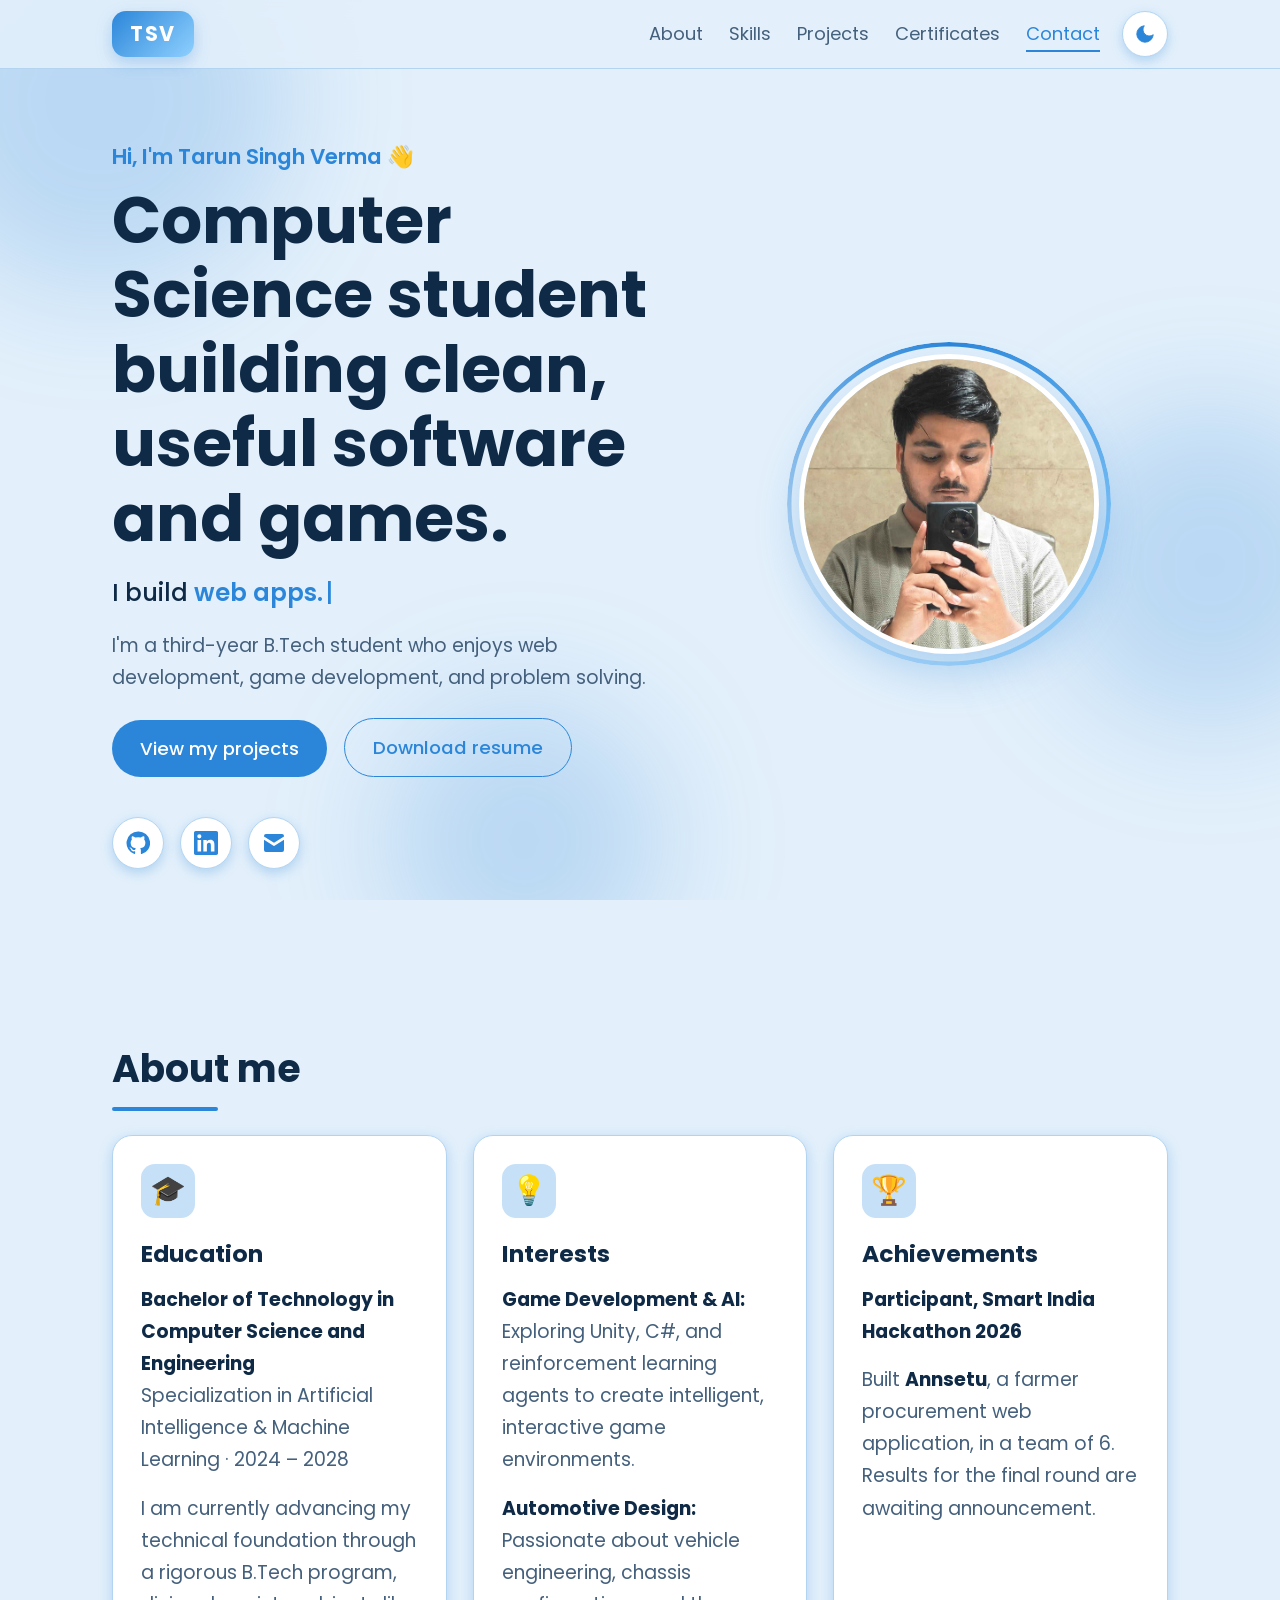
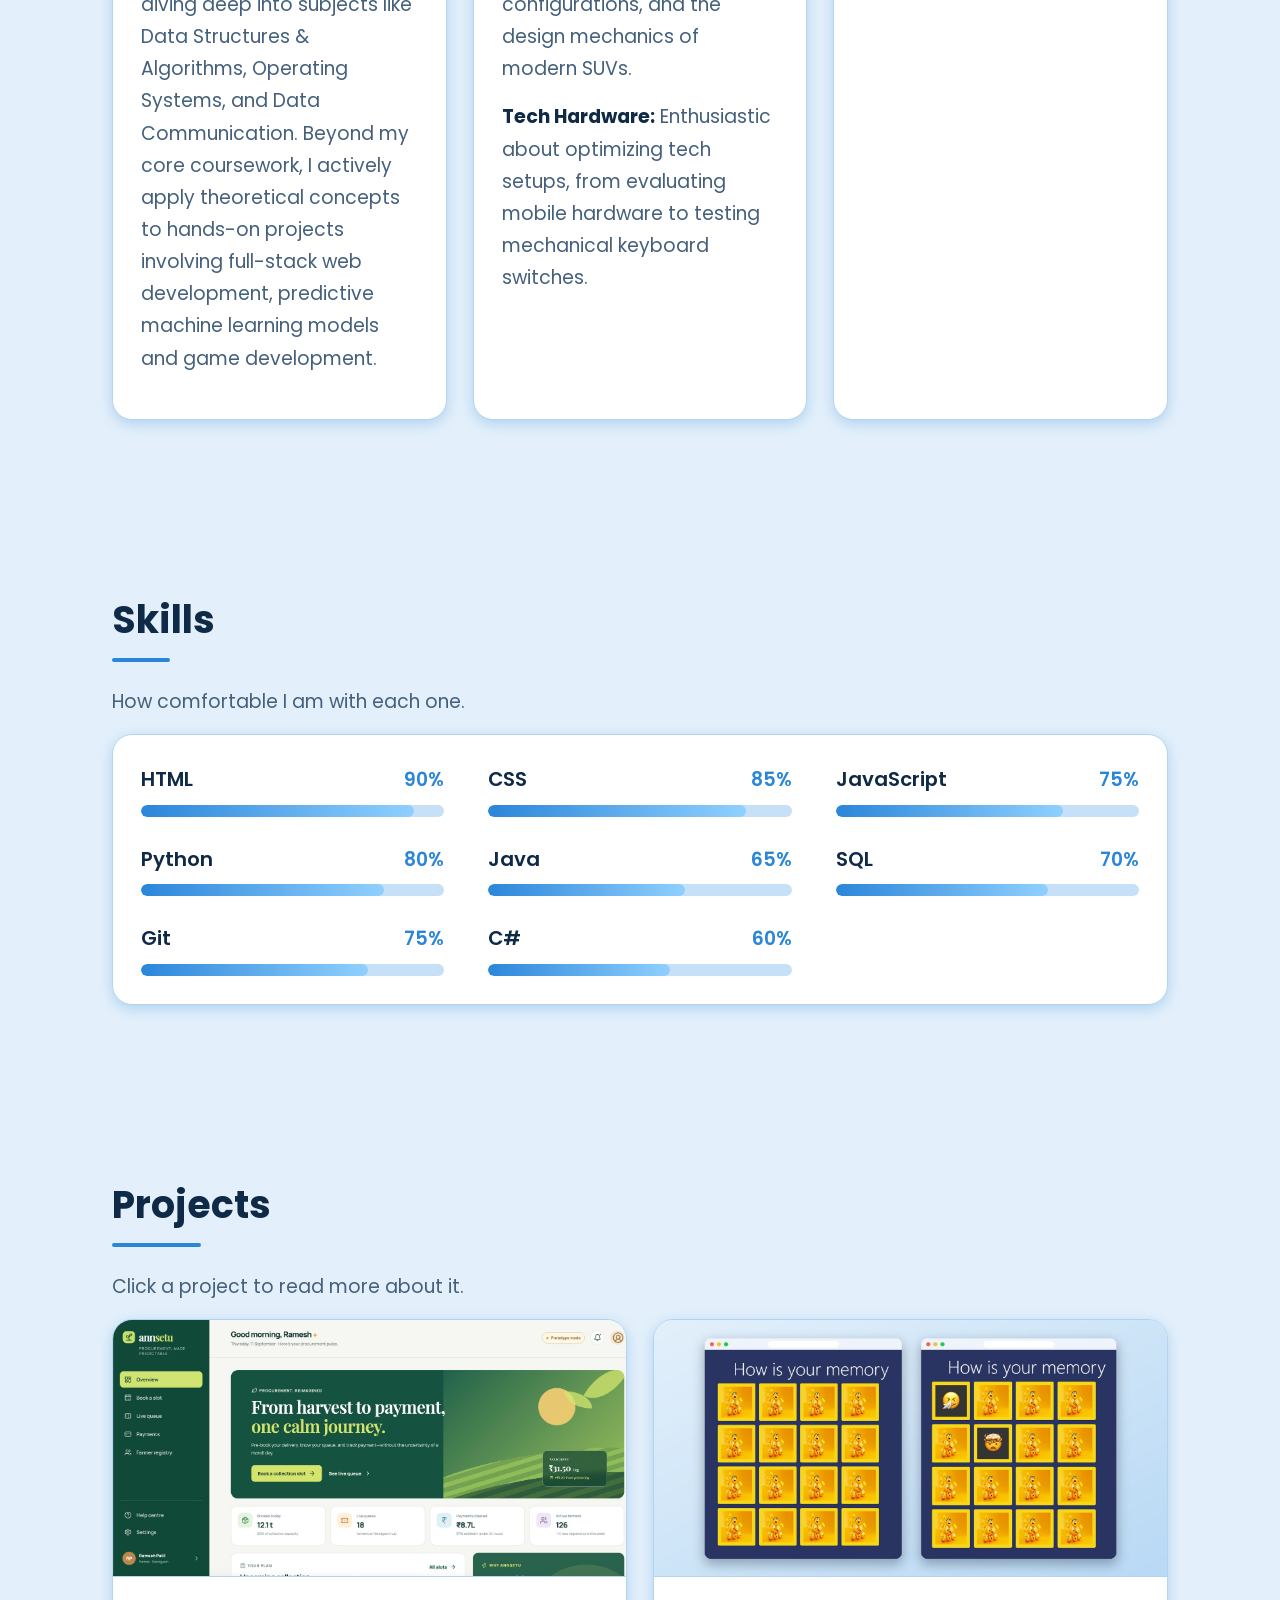
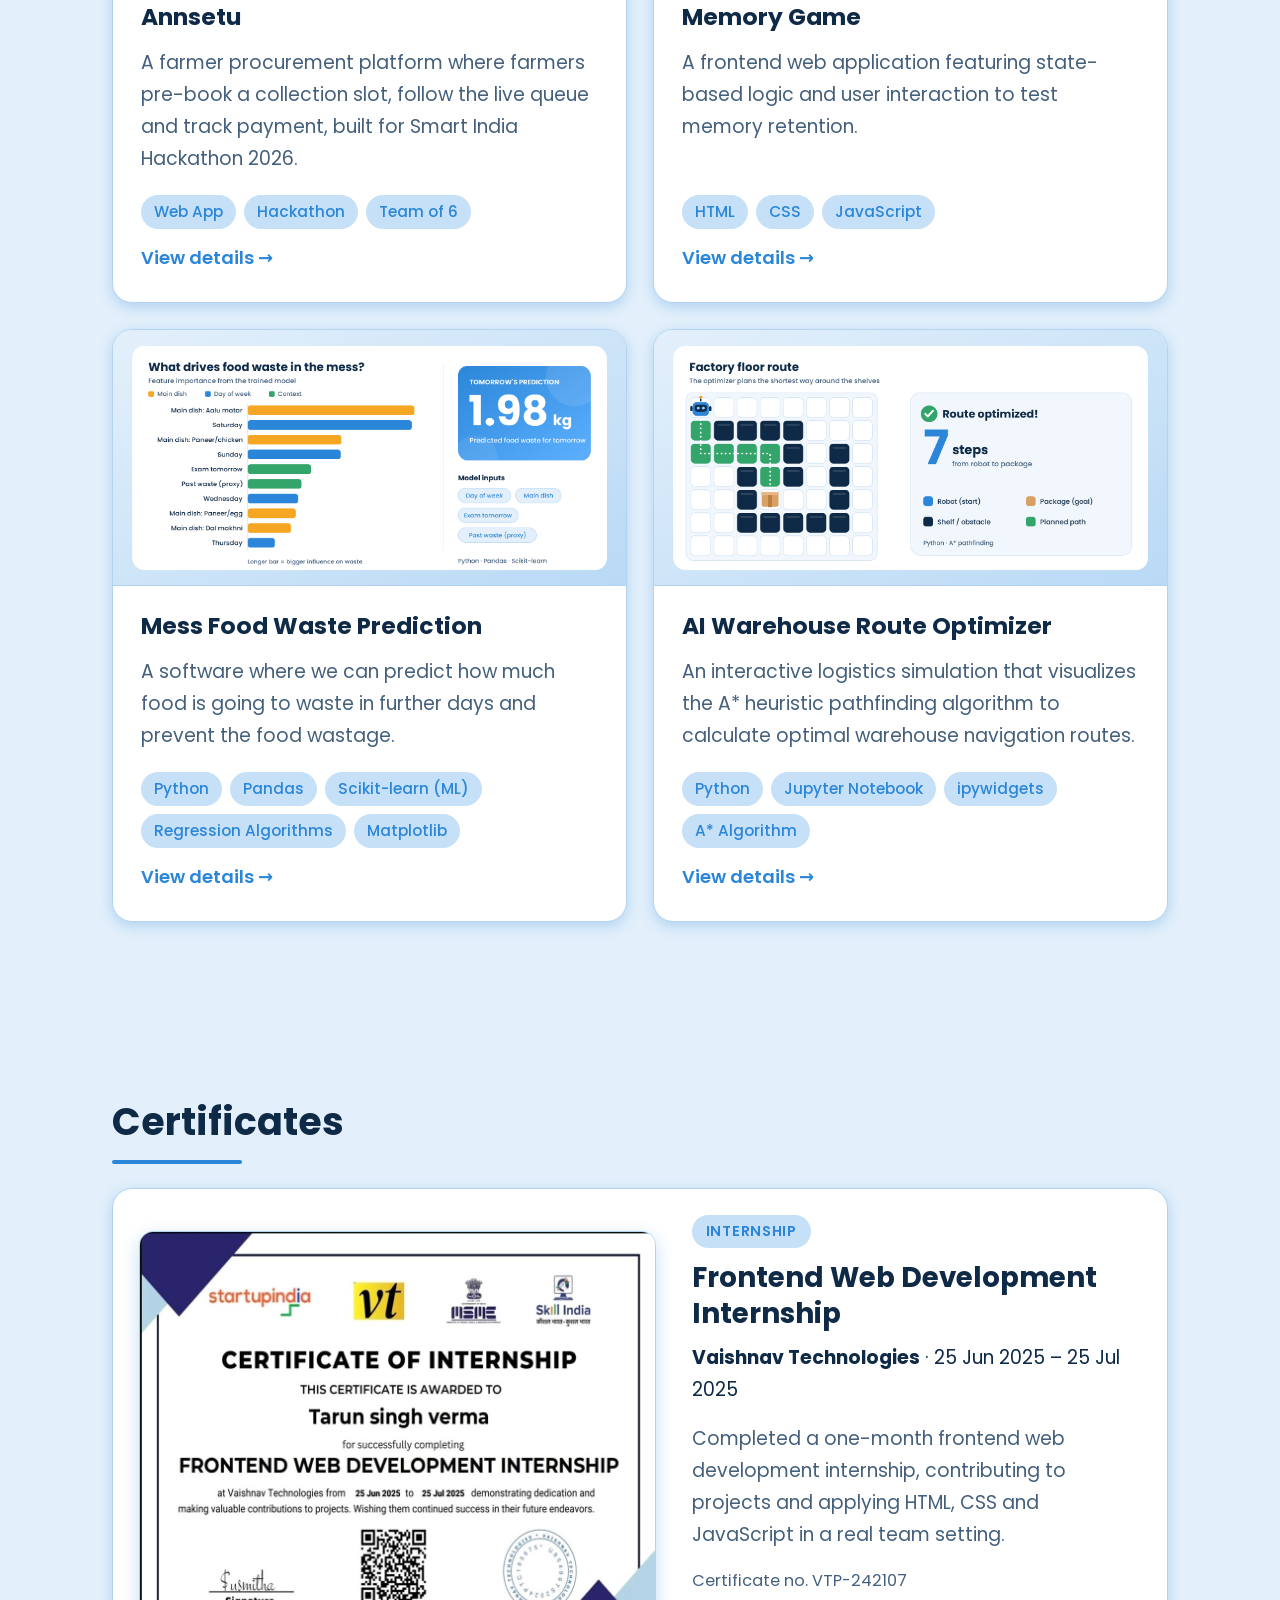
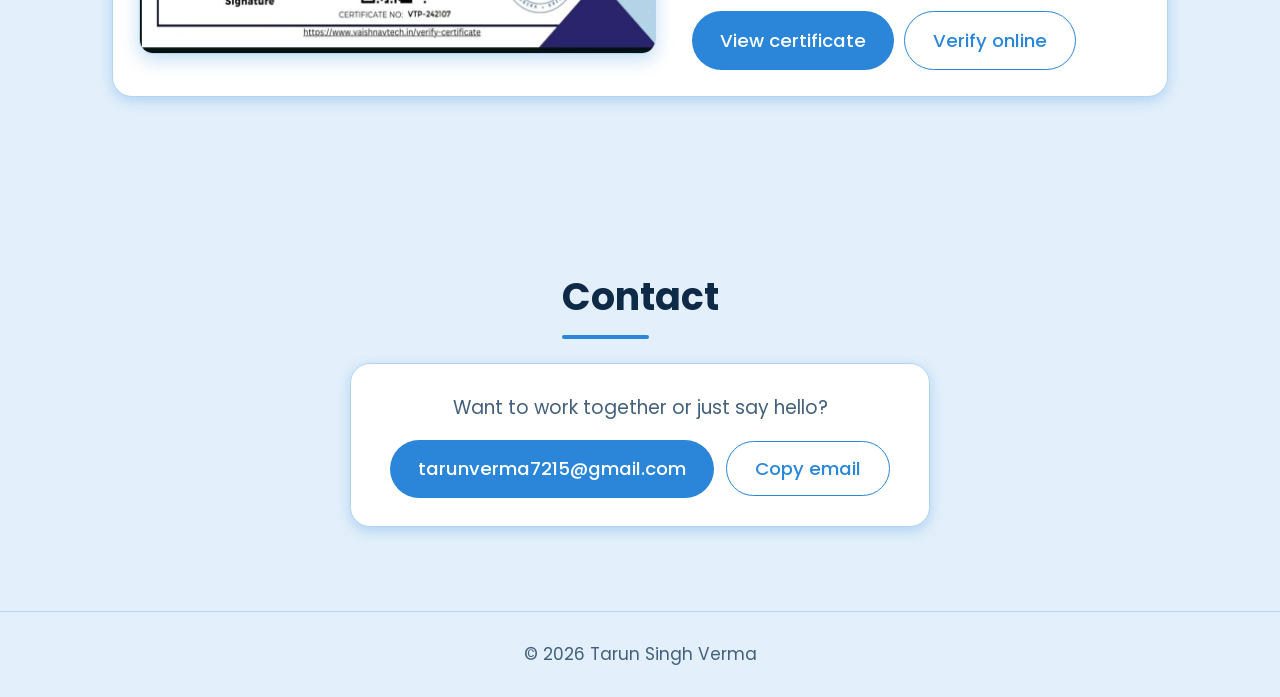
<file: index.html>
<!DOCTYPE html>
<html lang="en">
<head>
  <meta charset="UTF-8">
  <meta name="viewport" content="width=device-width, initial-scale=1">
  <title>Tarun Singh Verma | Portfolio</title>
  <meta name="description" content="Portfolio of Tarun Singh Verma, a Computer Science student into web development, game development and AI.">
  <meta name="author" content="Tarun Singh Verma">
  <meta name="theme-color" content="#2b86d9">
  <link rel="icon" href="data:image/svg+xml,%3Csvg xmlns='http://www.w3.org/2000/svg' viewBox='0 0 64 64'%3E%3Crect width='64' height='64' rx='14' fill='%232b86d9'/%3E%3Ctext x='32' y='41' font-size='24' font-family='Arial,sans-serif' font-weight='700' text-anchor='middle' fill='white'%3ETSV%3C/text%3E%3C/svg%3E">

  <!-- Link preview (LinkedIn, WhatsApp, etc.) -->
  <meta property="og:type" content="website">
  <meta property="og:title" content="Tarun Singh Verma | Portfolio">
  <meta property="og:description" content="Computer Science student building clean, useful software and games.">
  <meta property="og:image" content="profile.jpeg">
  <meta name="twitter:card" content="summary">

  <!-- Apply saved theme BEFORE the page paints (prevents a white flash in dark mode) -->
  <script>
    (function () {
      document.documentElement.classList.add('js');
      var theme = null;
      try { theme = localStorage.getItem('theme'); } catch (e) {}
      if (!theme) {
        theme = window.matchMedia && window.matchMedia('(prefers-color-scheme: dark)').matches ? 'dark' : 'light';
      }
      document.documentElement.setAttribute('data-theme', theme);
    })();
  </script>

  <link rel="preconnect" href="https://fonts.googleapis.com">
  <link rel="preconnect" href="https://fonts.gstatic.com" crossorigin>
  <link href="https://fonts.googleapis.com/css2?family=Poppins:wght@400;500;600;700&display=swap" rel="stylesheet">
  <link rel="stylesheet" href="style.css">
</head>

<body>

  <a class="skip-link" href="#about">Skip to content</a>

  <!-- Scroll progress bar -->
  <div class="progress" id="progress"></div>

  <!-- Floating background shapes -->
  <div class="bg-shapes" aria-hidden="true">
    <span class="blob b1"></span>
    <span class="blob b2"></span>
    <span class="blob b3"></span>
  </div>

  <nav>
    <div class="wrap">
      <a href="#" class="logo-mark" aria-label="Tarun Singh Verma, back to top" title="Tarun Singh Verma">TSV</a>
      <div class="nav-right">
        <ul>
          <li><a href="#about">About</a></li>
          <li><a href="#skills">Skills</a></li>
          <li><a href="#projects">Projects</a></li>
          <li class="nav-extra"><a href="#certificates">Certificates</a></li>
          <li><a href="#contact">Contact</a></li>
        </ul>
        <button class="theme-toggle" id="themeToggle" type="button" aria-label="Switch to dark mode" title="Toggle dark / light mode">
          <!-- Moon (shown in light mode) -->
          <svg class="icon-moon" viewBox="0 0 24 24" aria-hidden="true"><path d="M21 12.8A9 9 0 1 1 11.2 3a7 7 0 0 0 9.8 9.8z"/></svg>
          <!-- Sun (shown in dark mode) -->
          <svg class="icon-sun" viewBox="0 0 24 24" aria-hidden="true"><circle cx="12" cy="12" r="4.5"/><path d="M12 1.5v3M12 19.5v3M4.2 4.2l2.1 2.1M17.7 17.7l2.1 2.1M1.5 12h3M19.5 12h3M4.2 19.8l2.1-2.1M17.7 6.3l2.1-2.1" stroke-width="2" stroke-linecap="round"/></svg>
        </button>
      </div>
    </div>
  </nav>

  <section class="hero">
    <div class="wrap">

      <div class="hero-text">
        <p class="greeting">Hi, I'm Tarun Singh Verma 👋</p>
        <h1>Computer Science student building clean, useful software and games.</h1>
        <p class="typed-line">I build <span class="typed" id="typed"></span><span class="cursor" aria-hidden="true">|</span></p>
        <p>I'm a third-year B.Tech student who enjoys web development, game development, and problem solving.</p>
        <a class="btn" href="#projects">View my projects</a>
        <a class="btn alt" href="resume.pdf" download>Download resume</a>

        <div class="socials">
          <a href="https://github.com/Tarunverma7215" target="_blank" rel="noopener" aria-label="GitHub" title="GitHub">
            <svg viewBox="0 0 24 24"><path d="M12 .5a11.5 11.5 0 0 0-3.64 22.41c.58.1.79-.25.79-.56v-2c-3.2.7-3.88-1.37-3.88-1.37-.52-1.33-1.28-1.69-1.28-1.69-1.05-.71.08-.7.08-.7 1.15.08 1.76 1.19 1.76 1.19 1.03 1.76 2.7 1.25 3.36.96.1-.75.4-1.25.73-1.54-2.55-.29-5.24-1.28-5.24-5.69 0-1.26.45-2.28 1.18-3.09-.12-.29-.51-1.46.11-3.05 0 0 .97-.31 3.17 1.18a11 11 0 0 1 5.77 0c2.2-1.49 3.17-1.18 3.17-1.18.63 1.59.23 2.76.11 3.05.74.81 1.18 1.83 1.18 3.09 0 4.42-2.69 5.4-5.26 5.68.41.36.78 1.06.78 2.14v3.17c0 .31.21.67.8.56A11.5 11.5 0 0 0 12 .5z"/></svg>
          </a>
          <a href="https://www.linkedin.com/in/tarun-singh-verma/?isSelfProfile=true" target="_blank" rel="noopener" aria-label="LinkedIn" title="LinkedIn">
            <svg viewBox="0 0 24 24"><path d="M20.45 20.45h-3.56v-5.57c0-1.33-.03-3.04-1.85-3.04-1.86 0-2.14 1.45-2.14 2.94v5.67H9.34V9h3.41v1.56h.05c.48-.9 1.64-1.85 3.37-1.85 3.6 0 4.27 2.37 4.27 5.46v6.28zM5.34 7.43a2.06 2.06 0 1 1 0-4.13 2.06 2.06 0 0 1 0 4.13zM7.12 20.45H3.56V9h3.56v11.45zM22.22 0H1.77C.79 0 0 .77 0 1.73v20.54C0 23.23.79 24 1.77 24h20.45c.98 0 1.78-.77 1.78-1.73V1.73C24 .77 23.2 0 22.22 0z"/></svg>
          </a>
          <a href="mailto:tarunverma7215@gmail.com" aria-label="Email" title="Email">
            <svg viewBox="0 0 24 24"><path d="M2 5a2 2 0 0 1 2-2h16a2 2 0 0 1 2 2v.5l-10 6.25L2 5.5V5zm0 3.85V19a2 2 0 0 0 2 2h16a2 2 0 0 0 2-2V8.85l-9.47 5.92a1 1 0 0 1-1.06 0L2 8.85z"/></svg>
          </a>
        </div>
      </div>


      <!-- Profile photo (falls back to "TSV" initials if profile.jpeg is missing) -->
      <div class="photo-wrap">
        <div class="photo-ring"></div>
        <img src="profile.jpeg" alt="Tarun Singh Verma" class="profile-pic" id="profilePic" width="480" height="480" decoding="async" data-backup="[data-uri]">
        <div class="avatar" id="avatarFallback" aria-hidden="true">TSV</div>
      </div>

    </div>
  </section>

  <section id="about">
    <div class="wrap">
      <h2 class="reveal">About me</h2>
      <div class="grid">
        <div class="card reveal">
          <div class="icon">🎓</div>
          <h3>Education</h3>
          <p><strong>Bachelor of Technology in Computer Science and Engineering</strong><br>
          Specialization in Artificial Intelligence &amp; Machine Learning · 2024 – 2028</p>
          <p>I am currently advancing my technical foundation through a rigorous B.Tech program, diving deep into subjects like Data Structures &amp; Algorithms, Operating Systems, and Data Communication. Beyond my core coursework, I actively apply theoretical concepts to hands-on projects involving full-stack web development, predictive machine learning models and game development.</p>
        </div>
        <div class="card reveal">
          <div class="icon">💡</div>
          <h3>Interests</h3>
          <p><strong>Game Development &amp; AI:</strong> Exploring Unity, C#, and reinforcement learning agents to create intelligent, interactive game environments.</p>
          <p><strong>Automotive Design:</strong> Passionate about vehicle engineering, chassis configurations, and the design mechanics of modern SUVs.</p>
          <p><strong>Tech Hardware:</strong> Enthusiastic about optimizing tech setups, from evaluating mobile hardware to testing mechanical keyboard switches.</p>
        </div>
        <div class="card reveal">
          <div class="icon">🏆</div>
          <h3>Achievements</h3>
          <p><strong>Participant, Smart India Hackathon 2026</strong></p>
          <p>Built <strong>Annsetu</strong>, a farmer procurement web application, in a team of 6. Results for the final round are awaiting announcement.</p>
        </div>
      </div>
    </div>
  </section>

  <section id="skills">
    <div class="wrap">
      <h2 class="reveal">Skills</h2>
      <p class="reveal">How comfortable I am with each one.</p>
      <div class="card skills-card reveal">
        <div class="skill-list">
          <div class="skill" data-level="90" style="--level:90%">
            <div class="skill-top"><span class="skill-name">HTML</span><span class="pct">90%</span></div>
            <div class="bar"><span class="fill"></span></div>
          </div>
          <div class="skill" data-level="85" style="--level:85%">
            <div class="skill-top"><span class="skill-name">CSS</span><span class="pct">85%</span></div>
            <div class="bar"><span class="fill"></span></div>
          </div>
          <div class="skill" data-level="75" style="--level:75%">
            <div class="skill-top"><span class="skill-name">JavaScript</span><span class="pct">75%</span></div>
            <div class="bar"><span class="fill"></span></div>
          </div>
          <div class="skill" data-level="80" style="--level:80%">
            <div class="skill-top"><span class="skill-name">Python</span><span class="pct">80%</span></div>
            <div class="bar"><span class="fill"></span></div>
          </div>
          <div class="skill" data-level="65" style="--level:65%">
            <div class="skill-top"><span class="skill-name">Java</span><span class="pct">65%</span></div>
            <div class="bar"><span class="fill"></span></div>
          </div>
          <div class="skill" data-level="70" style="--level:70%">
            <div class="skill-top"><span class="skill-name">SQL</span><span class="pct">70%</span></div>
            <div class="bar"><span class="fill"></span></div>
          </div>
          <div class="skill" data-level="75" style="--level:75%">
            <div class="skill-top"><span class="skill-name">Git</span><span class="pct">75%</span></div>
            <div class="bar"><span class="fill"></span></div>
          </div>
          <div class="skill" data-level="60" style="--level:60%">
            <div class="skill-top"><span class="skill-name">C#</span><span class="pct">60%</span></div>
            <div class="bar"><span class="fill"></span></div>
          </div>
        </div>
      </div>
    </div>
  </section>

  <section id="projects">
    <div class="wrap">
      <h2 class="reveal">Projects</h2>
      <p class="reveal">Click a project to read more about it.</p>
      <!-- Cards are created by script.js from the projects list -->
      <div class="grid" id="projectGrid"></div>
    </div>
  </section>

  <section id="certificates">
    <div class="wrap">
      <h2 class="reveal">Certificates</h2>
      <div class="card cert-card reveal">
        <button class="cert-img" id="certOpen" type="button" aria-label="View the certificate full size">
          <img src="certificate.jpg" alt="Certificate of Internship awarded to Tarun Singh Verma for the Frontend Web Development Internship at Vaishnav Technologies" width="1042" height="853" loading="lazy" decoding="async">
          <span class="zoom-pill">Click to enlarge</span>
        </button>
        <div class="cert-info">
          <span class="badge">Internship</span>
          <h3>Frontend Web Development Internship</h3>
          <p class="cert-org"><strong>Vaishnav Technologies</strong> · 25 Jun 2025 – 25 Jul 2025</p>
          <p>Completed a one-month frontend web development internship, contributing to projects and applying HTML, CSS and JavaScript in a real team setting.</p>
          <p class="cert-no">Certificate no. VTP-242107</p>
          <div class="cert-links">
            <button class="btn" id="certOpen2" type="button">View certificate</button>
            <a class="btn alt" href="https://www.vaishnavtech.in/verify-certificate" target="_blank" rel="noopener">Verify online</a>
          </div>
        </div>
      </div>
    </div>
  </section>

  <section id="contact" class="contact">
    <div class="wrap">
      <h2 class="reveal">Contact</h2>
      <div class="card reveal">
        <p>Want to work together or just say hello?</p>
        <a class="btn" href="mailto:tarunverma7215@gmail.com">tarunverma7215@gmail.com</a>
        <button class="btn alt" id="copyEmail" type="button" data-email="tarunverma7215@gmail.com">Copy email</button>
        <span class="sr-only" id="copyStatus" role="status" aria-live="polite"></span>
      </div>
    </div>
  </section>

  <footer>© <span id="year">2026</span> Tarun Singh Verma</footer>

  <!-- Back to top -->
  <button class="to-top" id="toTop" type="button" aria-label="Back to top">↑</button>

  <!-- Project popup -->
  <div class="modal" id="modal" aria-hidden="true">
    <div class="modal-box" role="dialog" aria-modal="true" aria-labelledby="mTitle">
      <button class="close" id="closeBtn" aria-label="Close">&times;</button>
      <img class="modal-img" id="mImg" alt="" hidden>
      <h3 id="mTitle"></h3>
      <p id="mDesc"></p>
      <h4>Key features</h4>
      <ul id="mFeatures"></ul>
      <h4>Technologies used</h4>
      <div class="tags" id="mTech"></div>
      <div class="modal-links" id="mLinks"></div>
    </div>
  </div>

  <!-- Certificate viewer -->
  <div class="modal" id="lightbox" aria-hidden="true">
    <div class="lightbox-box" role="dialog" aria-modal="true" aria-label="Certificate">
      <button class="close" id="lightboxClose" aria-label="Close">&times;</button>
      <img src="certificate.jpg" alt="Certificate of Internship, Frontend Web Development Internship at Vaishnav Technologies" loading="lazy">
    </div>
  </div>

  <script src="script.js"></script>
</body>
</html>
</file>
<file: style.css>
/* ---------- Theme colors: change these to restyle the whole site ---------- */
:root,
:root[data-theme="light"] {
  --bg: #e3f0fb;
  --surface: #ffffff;
  --ink: #0f2a46;
  --muted: #44607c;
  --blue: #2b86d9;
  --blue-soft: #c6e0f7;
  --line: #b3d4f1;
  --shadow: rgba(43, 134, 217, 0.28);
  --nav-bg: rgba(227, 240, 251, 0.88);
  --overlay: rgba(15, 42, 70, 0.55);
  --blob: rgba(43, 134, 217, 0.22);
  color-scheme: light;
}

:root[data-theme="dark"] {
  --bg: #0b1626;
  --surface: #13233a;
  --ink: #e8f1fb;
  --muted: #a9bdd3;
  --blue: #5db0ff;
  --blue-soft: #1c3a5c;
  --line: #24405f;
  --shadow: rgba(93, 176, 255, 0.22);
  --nav-bg: rgba(11, 22, 38, 0.88);
  --overlay: rgba(0, 0, 0, 0.7);
  --blob: rgba(93, 176, 255, 0.14);
  color-scheme: dark;
}

* { box-sizing: border-box; }

/* Bigger base text: everything using rem scales from here */
html { font-size: 18px; scroll-behavior: smooth; scroll-padding-top: 80px; }

body {
  margin: 0;
  background: var(--bg);
  color: var(--ink);
  font-family: 'Poppins', system-ui, sans-serif;
  font-size: 1rem;
  line-height: 1.7;
  overflow-x: hidden;
  transition: background 0.4s ease, color 0.4s ease;
}

a { color: inherit; text-decoration: none; }

a:focus-visible, button:focus-visible, .card:focus-visible {
  outline: 3px solid var(--blue);
  outline-offset: 3px;
  border-radius: 12px;
}

.wrap { max-width: 1100px; margin: 0 auto; padding: 0 22px; position: relative; z-index: 1; }
section { padding: 84px 0; position: relative; }
h1 { font-size: clamp(2.3rem, 5.5vw, 3.6rem); line-height: 1.15; margin: 0 0 16px; }
h2 { font-size: 2.1rem; margin: 0 0 24px; position: relative; display: inline-block; }
h2::after {
  content: ""; display: block; height: 4px; width: 56%;
  background: var(--blue); border-radius: 4px; margin-top: 6px;
  transform-origin: left; transform: scaleX(0); transition: transform 0.8s 0.2s ease;
}
h2.visible::after, html:not(.js) h2::after { transform: scaleX(1); }
p { margin: 0 0 16px; color: var(--muted); font-size: 1.05rem; }
strong { color: var(--ink); }

/* ---------- Scroll progress bar ---------- */
.progress {
  position: fixed; top: 0; left: 0; height: 4px; width: 0;
  background: linear-gradient(90deg, var(--blue), #8fd0ff);
  z-index: 50; transition: width 0.1s linear;
}

/* ---------- Floating background shapes ---------- */
.bg-shapes { position: fixed; inset: 0; z-index: 0; pointer-events: none; overflow: hidden; }
.blob { position: absolute; border-radius: 50%; background: var(--blob); filter: blur(60px); animation: drift 18s ease-in-out infinite alternate; }
.b1 { width: 380px; height: 380px; top: -90px; left: -90px; }
.b2 { width: 320px; height: 320px; top: 45%; right: -90px; animation-duration: 22s; }
.b3 { width: 280px; height: 280px; bottom: -80px; left: 30%; animation-duration: 26s; }
@keyframes drift {
  from { transform: translate(0, 0) scale(1); }
  to   { transform: translate(60px, 40px) scale(1.15); }
}

/* ---------- Navbar ---------- */
nav {
  position: sticky; top: 0; z-index: 10;
  background: var(--nav-bg);
  backdrop-filter: blur(10px);
  -webkit-backdrop-filter: blur(10px);
  border-bottom: 1px solid var(--line);
  transition: background 0.4s ease, border-color 0.4s ease;
}
nav .wrap { display: flex; justify-content: space-between; align-items: center; height: 68px; }
.logo-mark {
  display: grid; place-items: center;
  height: 46px; padding: 0 18px; border-radius: 14px;
  background: linear-gradient(135deg, var(--blue), #8fd0ff);
  color: #fff; font-weight: 700; font-size: 1.15rem; letter-spacing: 0.08em;
  box-shadow: 0 6px 16px var(--shadow);
  transition: transform 0.25s, box-shadow 0.25s;
}
:root[data-theme="dark"] .logo-mark { color: #06182b; }
.logo-mark:hover { transform: translateY(-2px) rotate(-3deg); box-shadow: 0 10px 22px var(--shadow); }
.nav-right { display: flex; align-items: center; gap: 22px; }
nav ul { display: flex; gap: 26px; list-style: none; margin: 0; padding: 0; font-size: 1rem; color: var(--muted); }
nav ul a { position: relative; padding: 4px 0; transition: color 0.2s; }
nav ul a::after {
  content: ""; position: absolute; left: 0; bottom: -2px; height: 2px; width: 100%;
  background: var(--blue); transform: scaleX(0); transform-origin: left; transition: transform 0.25s;
}
nav ul a:hover, nav ul a.active { color: var(--blue); }
nav ul a:hover::after, nav ul a.active::after { transform: scaleX(1); }

/* ---------- Dark mode toggle ---------- */
.theme-toggle {
  width: 46px; height: 46px; border-radius: 50%;
  border: 1.5px solid var(--line); background: var(--surface);
  display: grid; place-items: center; cursor: pointer;
  box-shadow: 0 4px 12px var(--shadow);
  transition: transform 0.3s, background 0.3s, border-color 0.3s;
}
.theme-toggle:hover { transform: rotate(20deg) scale(1.08); border-color: var(--blue); }
.theme-toggle svg { width: 22px; height: 22px; fill: var(--blue); stroke: var(--blue); grid-area: 1 / 1; transition: transform 0.5s, opacity 0.3s; }
.icon-sun { opacity: 0; transform: rotate(-90deg) scale(0.4); }
:root[data-theme="dark"] .icon-moon { opacity: 0; transform: rotate(90deg) scale(0.4); }
:root[data-theme="dark"] .icon-sun { opacity: 1; transform: rotate(0) scale(1); }

/* ---------- Hero ---------- */
.hero { padding-top: 70px; }
.hero .wrap { display: grid; grid-template-columns: 1.3fr 1fr; gap: 48px; align-items: center; }
.greeting { color: var(--blue); font-weight: 600; font-size: 1.2rem; margin-bottom: 8px; }
.hero-text > * { animation: fadeUp 0.8s both; }
.hero-text > *:nth-child(1) { animation-delay: 0.1s; }
.hero-text > *:nth-child(2) { animation-delay: 0.25s; }
.hero-text > *:nth-child(3) { animation-delay: 0.4s; }
.hero-text > *:nth-child(4) { animation-delay: 0.55s; }
.hero-text > *:nth-child(5) { animation-delay: 0.7s; }
.hero-text > *:nth-child(6) { animation-delay: 0.8s; }
.hero-text > *:nth-child(7) { animation-delay: 0.9s; }
@keyframes fadeUp { from { opacity: 0; transform: translateY(26px); } to { opacity: 1; transform: none; } }

.typed-line { font-size: 1.35rem; font-weight: 500; color: var(--ink); }
.typed { color: var(--blue); font-weight: 600; }
.cursor { color: var(--blue); animation: blink 0.9s steps(1) infinite; margin-left: 2px; }
@keyframes blink { 50% { opacity: 0; } }

/* Profile photo */
.photo-wrap {
  position: relative; justify-self: center;
  width: min(100%, 300px); aspect-ratio: 1;
  animation: fadeUp 1s 0.3s both, float 6s 1.3s ease-in-out infinite;
}
.photo-ring {
  position: absolute; inset: -12px; border-radius: 50%;
  background: conic-gradient(from 0deg, var(--blue), #8fd0ff, var(--blue-soft), var(--blue));
  animation: spin 8s linear infinite;
  -webkit-mask: radial-gradient(farthest-side, transparent calc(100% - 5px), #000 calc(100% - 4px));
          mask: radial-gradient(farthest-side, transparent calc(100% - 5px), #000 calc(100% - 4px));
}
.profile-pic {
  position: absolute; inset: 0; width: 100%; height: 100%;
  border-radius: 50%; object-fit: cover; object-position: center 20%;
  border: 5px solid var(--surface);
  box-shadow: 0 20px 44px var(--shadow);
  background: var(--blue-soft);
}
.avatar {
  position: absolute; inset: 0; border-radius: 50%;
  display: none; place-items: center;
  background: linear-gradient(135deg, var(--blue-soft), var(--blue));
  color: #fff; font-size: 4.2rem; font-weight: 700;
  box-shadow: 0 20px 44px var(--shadow);
}
.photo-wrap.no-photo .profile-pic { display: none; }
.photo-wrap.no-photo .avatar { display: grid; }
@keyframes spin { to { transform: rotate(360deg); } }
@keyframes float { 0%, 100% { translate: 0 0; } 50% { translate: 0 -12px; } }

/* ---------- Buttons ---------- */
.btn {
  display: inline-block; background: var(--blue); color: #fff;
  padding: 13px 28px; border-radius: 999px; font-weight: 500; font-size: 1.02rem;
  margin: 8px 12px 0 0;
  position: relative; overflow: hidden;
  transition: transform 0.2s, box-shadow 0.2s, background 0.3s;
}
:root[data-theme="dark"] .btn:not(.alt) { color: #06182b; }
.btn::before {
  content: ""; position: absolute; top: 0; left: -80%; width: 50%; height: 100%;
  background: linear-gradient(120deg, transparent, rgba(255,255,255,0.45), transparent);
  transform: skewX(-20deg);
}
.btn:hover::before { animation: shine 0.7s; }
@keyframes shine { to { left: 130%; } }
.btn:hover { transform: translateY(-3px); box-shadow: 0 10px 22px var(--shadow); }
.btn.alt { background: transparent; color: var(--blue); border: 1.5px solid var(--blue); }

/* ---------- Social icons ---------- */
.socials { display: flex; gap: 16px; margin-top: 30px; }
.socials a {
  width: 52px; height: 52px;
  display: grid; place-items: center;
  background: var(--surface);
  border: 1px solid var(--line);
  border-radius: 50%;
  box-shadow: 0 4px 12px var(--shadow);
  transition: transform 0.2s, background 0.2s;
}
.socials svg { width: 24px; height: 24px; fill: var(--blue); transition: fill 0.2s; }
.socials a:hover { transform: translateY(-5px) rotate(-6deg); background: var(--blue); }
.socials a:hover svg { fill: #fff; }
:root[data-theme="dark"] .socials a:hover svg { fill: #06182b; }

/* ---------- Cards ---------- */
.grid { display: grid; grid-template-columns: repeat(auto-fit, minmax(290px, 1fr)); gap: 26px; }

.card {
  background: var(--surface);
  border: 1px solid var(--line);
  border-radius: 20px;
  padding: 28px;
  box-shadow: 0 4px 14px var(--shadow);
  transition: transform 0.25s, box-shadow 0.25s, border-color 0.25s, background 0.4s;
}
.card:hover { transform: translateY(-8px); box-shadow: 0 18px 34px var(--shadow); border-color: var(--blue); }
.card h3 { margin: 0 0 10px; font-size: 1.3rem; }
.card .icon {
  width: 54px; height: 54px; display: grid; place-items: center;
  border-radius: 14px; background: var(--blue-soft); font-size: 1.6rem; margin-bottom: 16px;
  transition: transform 0.3s;
}
.card:hover .icon { transform: scale(1.12) rotate(-8deg); }

#projectGrid { grid-template-columns: repeat(auto-fit, minmax(min(100%, 440px), 1fr)); }
.project-card { cursor: pointer; overflow: hidden; display: flex; flex-direction: column; }
.project-card .tags { margin-top: auto; padding-top: 4px; }
.thumb {
  margin: -28px -28px 20px; aspect-ratio: 2 / 1; overflow: hidden;
  background: var(--blue-soft); border-bottom: 1px solid var(--line);
}
.thumb img { width: 100%; height: 100%; object-fit: cover; object-position: top left; display: block; transition: transform 0.6s ease; }
.project-card:hover .thumb img { transform: scale(1.06); }
.modal-img {
  display: block; height: auto;
  width: calc(100% + var(--pad) * 2); max-width: none;
  margin: calc(var(--pad) * -1) calc(var(--pad) * -1) 22px;
  background: var(--blue-soft); border-bottom: 1px solid var(--line);
}
.modal-img[hidden] { display: none; }
.project-card .more { color: var(--blue); font-weight: 600; font-size: 1rem; margin: 14px 0 0; transition: letter-spacing 0.2s; }
.project-card:hover .more { letter-spacing: 0.04em; }

/* ---------- Tags & skills ---------- */
.tags { display: flex; flex-wrap: wrap; gap: 8px; margin-top: 12px; }
.tag {
  font-size: 0.85rem; font-weight: 500;
  background: var(--blue-soft); color: var(--blue);
  padding: 4px 13px; border-radius: 999px;
}
.skills { display: flex; flex-wrap: wrap; gap: 14px; }
.skills .tag {
  font-size: 1.1rem; padding: 10px 22px;
  background: var(--surface); border: 1px solid var(--line); color: var(--ink);
  transition: transform 0.2s, border-color 0.2s, background 0.4s;
}
.skills .tag:hover { transform: translateY(-4px) scale(1.05); border-color: var(--blue); color: var(--blue); }

/* ---------- Skill bars ---------- */
.skills-card:hover { transform: none; box-shadow: 0 4px 14px var(--shadow); border-color: var(--line); }
.skill-list { display: grid; grid-template-columns: repeat(auto-fit, minmax(300px, 1fr)); gap: 26px 44px; }
.skill-top { display: flex; justify-content: space-between; align-items: baseline; margin-bottom: 8px; }
.skill-name { font-weight: 600; font-size: 1.1rem; color: var(--ink); }
.pct { font-weight: 600; font-size: 1.05rem; color: var(--blue); font-variant-numeric: tabular-nums; }
.bar { height: 12px; border-radius: 999px; background: var(--blue-soft); overflow: hidden; }
.fill {
  display: block; height: 100%; width: var(--level); border-radius: 999px;
  background: linear-gradient(90deg, var(--blue), #8fd0ff);
  position: relative; overflow: hidden;
  transition: width 1.3s cubic-bezier(.2,.8,.2,1);
}
.fill::after {
  content: ""; position: absolute; top: 0; left: -60%; width: 50%; height: 100%;
  background: linear-gradient(120deg, transparent, rgba(255,255,255,0.55), transparent);
  animation: barShine 2.6s 1.4s infinite;
}
@keyframes barShine { to { left: 130%; } }
.js .skill .fill { width: 0; }
.js .skill.filled .fill { width: var(--level); }

/* ---------- Accessibility helpers ---------- */
.skip-link {
  position: fixed; top: 10px; left: 10px; z-index: 100;
  background: var(--blue); color: #fff; padding: 10px 18px; border-radius: 10px; font-weight: 600;
  transform: translateY(-200%); transition: transform 0.2s;
}
:root[data-theme="dark"] .skip-link { color: #06182b; }
.skip-link:focus { transform: none; }
.sr-only { position: absolute; width: 1px; height: 1px; overflow: hidden; clip: rect(0 0 0 0); white-space: nowrap; }
button.btn { font-family: inherit; font-size: 1.02rem; cursor: pointer; border: 0; }

/* ---------- 404 page ---------- */
.notfound { min-height: 100vh; display: grid; place-items: center; text-align: center; padding: 24px; position: relative; z-index: 1; }
.notfound h1 { font-size: clamp(5rem, 18vw, 9rem); margin: 0; color: var(--blue); line-height: 1; }
.notfound h2 { display: block; margin: 8px 0 12px; }
.notfound h2::after { display: none; }

/* ---------- Certificates ---------- */
.cert-card { display: grid; grid-template-columns: 1.15fr 1fr; gap: 36px; align-items: center; padding: 26px; }
.cert-img {
  position: relative; display: block; width: 100%; padding: 0; cursor: zoom-in;
  border: 1px solid var(--line); border-radius: 14px; overflow: hidden; background: #fff;
  box-shadow: 0 6px 18px var(--shadow);
}
.cert-img img { width: 100%; height: auto; display: block; transition: transform 0.5s ease; }
.cert-img:hover img { transform: scale(1.03); }
.zoom-pill {
  position: absolute; right: 12px; bottom: 12px;
  background: rgba(15, 42, 70, 0.85); color: #fff; font-size: 0.8rem; font-weight: 500;
  padding: 5px 13px; border-radius: 999px; opacity: 0; transform: translateY(6px); transition: opacity 0.25s, transform 0.25s;
}
.cert-img:hover .zoom-pill, .cert-img:focus-visible .zoom-pill { opacity: 1; transform: none; }
.badge {
  display: inline-block; font-size: 0.8rem; font-weight: 600; letter-spacing: 0.05em; text-transform: uppercase;
  background: var(--blue-soft); color: var(--blue); padding: 4px 14px; border-radius: 999px; margin-bottom: 12px;
}
.cert-info h3 { font-size: 1.55rem; line-height: 1.3; }
.cert-org { color: var(--ink); }
.cert-no { font-size: 0.9rem; font-variant-numeric: tabular-nums; }
.cert-links { display: flex; flex-wrap: wrap; gap: 10px; margin-top: 10px; }
.cert-links .btn { margin: 0; }
.lightbox-box {
  position: relative; width: 100%; max-width: 1040px; max-height: 90vh; overflow: auto;
  background: var(--surface); border: 1px solid var(--line); border-radius: 20px; padding: 18px;
  animation: pop 0.3s ease;
}
.lightbox-box img { display: block; width: 100%; height: auto; border-radius: 10px; }
.lightbox-box .close { z-index: 2; background: var(--surface); box-shadow: 0 2px 10px rgba(0,0,0,0.25); }

/* ---------- Contact & footer ---------- */
.contact { text-align: center; }
.contact .card { max-width: 580px; margin: 0 auto; display: flex; flex-wrap: wrap; justify-content: center; align-items: center; gap: 12px; }
.contact .card p { flex-basis: 100%; margin-bottom: 4px; }
.contact .card .btn { margin: 0; }
footer { text-align: center; padding: 28px 0; color: var(--muted); font-size: 0.95rem; border-top: 1px solid var(--line); position: relative; z-index: 1; }

/* ---------- Back to top ---------- */
.to-top {
  position: fixed; right: 22px; bottom: 22px; z-index: 15;
  width: 50px; height: 50px; border-radius: 50%; border: none;
  background: var(--blue); color: #fff; font-size: 1.4rem; cursor: pointer;
  box-shadow: 0 8px 20px var(--shadow);
  opacity: 0; transform: translateY(20px); pointer-events: none;
  transition: opacity 0.3s, transform 0.3s;
}
:root[data-theme="dark"] .to-top { color: #06182b; }
.to-top.show { opacity: 1; transform: none; pointer-events: auto; }
.to-top:hover { transform: translateY(-4px); }

/* ---------- Scroll reveal ---------- */
.js .reveal { opacity: 0; transform: translateY(34px); transition: opacity 0.7s ease, transform 0.7s ease; }
.js .reveal.visible { opacity: 1; transform: none; }

/* ---------- Project popup (modal) ---------- */
.modal {
  position: fixed; inset: 0; z-index: 30;
  background: var(--overlay);
  display: none; align-items: center; justify-content: center;
  padding: 20px;
}
.modal.open { display: flex; animation: fade 0.25s ease; }
@keyframes fade { from { opacity: 0; } to { opacity: 1; } }

.modal-box {
  position: relative;
  background: var(--surface);
  width: 100%; max-width: 640px; max-height: 88vh; overflow-y: auto;
  border-radius: 22px; --pad: 36px; padding: var(--pad);
  border: 1px solid var(--line);
  box-shadow: 0 24px 60px rgba(0, 0, 0, 0.35);
  animation: pop 0.3s ease;
}
@keyframes pop { from { opacity: 0; transform: translateY(18px) scale(0.96); } to { opacity: 1; transform: none; } }

.modal-box h3 { margin: 0 40px 12px 0; font-size: 1.6rem; }
.modal-box h4 { margin: 22px 0 8px; font-size: 1.15rem; }
.modal-box ul { margin: 0; padding-left: 22px; color: var(--muted); font-size: 1.02rem; }
.modal-box li { margin-bottom: 8px; }

.close {
  position: absolute; top: 16px; right: 18px;
  width: 42px; height: 42px; border: none; border-radius: 50%;
  background: var(--blue-soft); color: var(--blue);
  font-size: 1.7rem; line-height: 1; cursor: pointer;
  transition: transform 0.25s, background 0.2s;
}
.close:hover { background: var(--blue); color: #fff; transform: rotate(90deg); }

.modal-links { display: flex; flex-wrap: wrap; gap: 10px; margin-top: 26px; }
.modal-links .btn { margin: 0; }

/* ---------- Mobile ---------- */
@media (max-width: 760px) {
  html { font-size: 17px; }
  .hero .wrap { grid-template-columns: 1fr; text-align: left; }
  .photo-wrap { order: -1; width: 210px; }
  .avatar { font-size: 3.2rem; }
  nav .wrap { height: 62px; }
  .logo-mark { height: 40px; padding: 0 12px; font-size: 1rem; }
  .nav-right { gap: 10px; }
  nav ul { gap: 10px; font-size: 0.85rem; }
  .theme-toggle { width: 40px; height: 40px; }
  .skill-list { grid-template-columns: 1fr; }
  .modal-box { --pad: 26px; }
  .nav-extra { display: none; }
  .cert-card { grid-template-columns: 1fr; gap: 22px; padding: 20px; }
  section { padding: 64px 0; }
}

@media (prefers-reduced-motion: reduce) {
  * { transition: none !important; animation: none !important; scroll-behavior: auto !important; }
  .js .reveal { opacity: 1; transform: none; }
  h2::after { transform: scaleX(1); }
}
</file>
